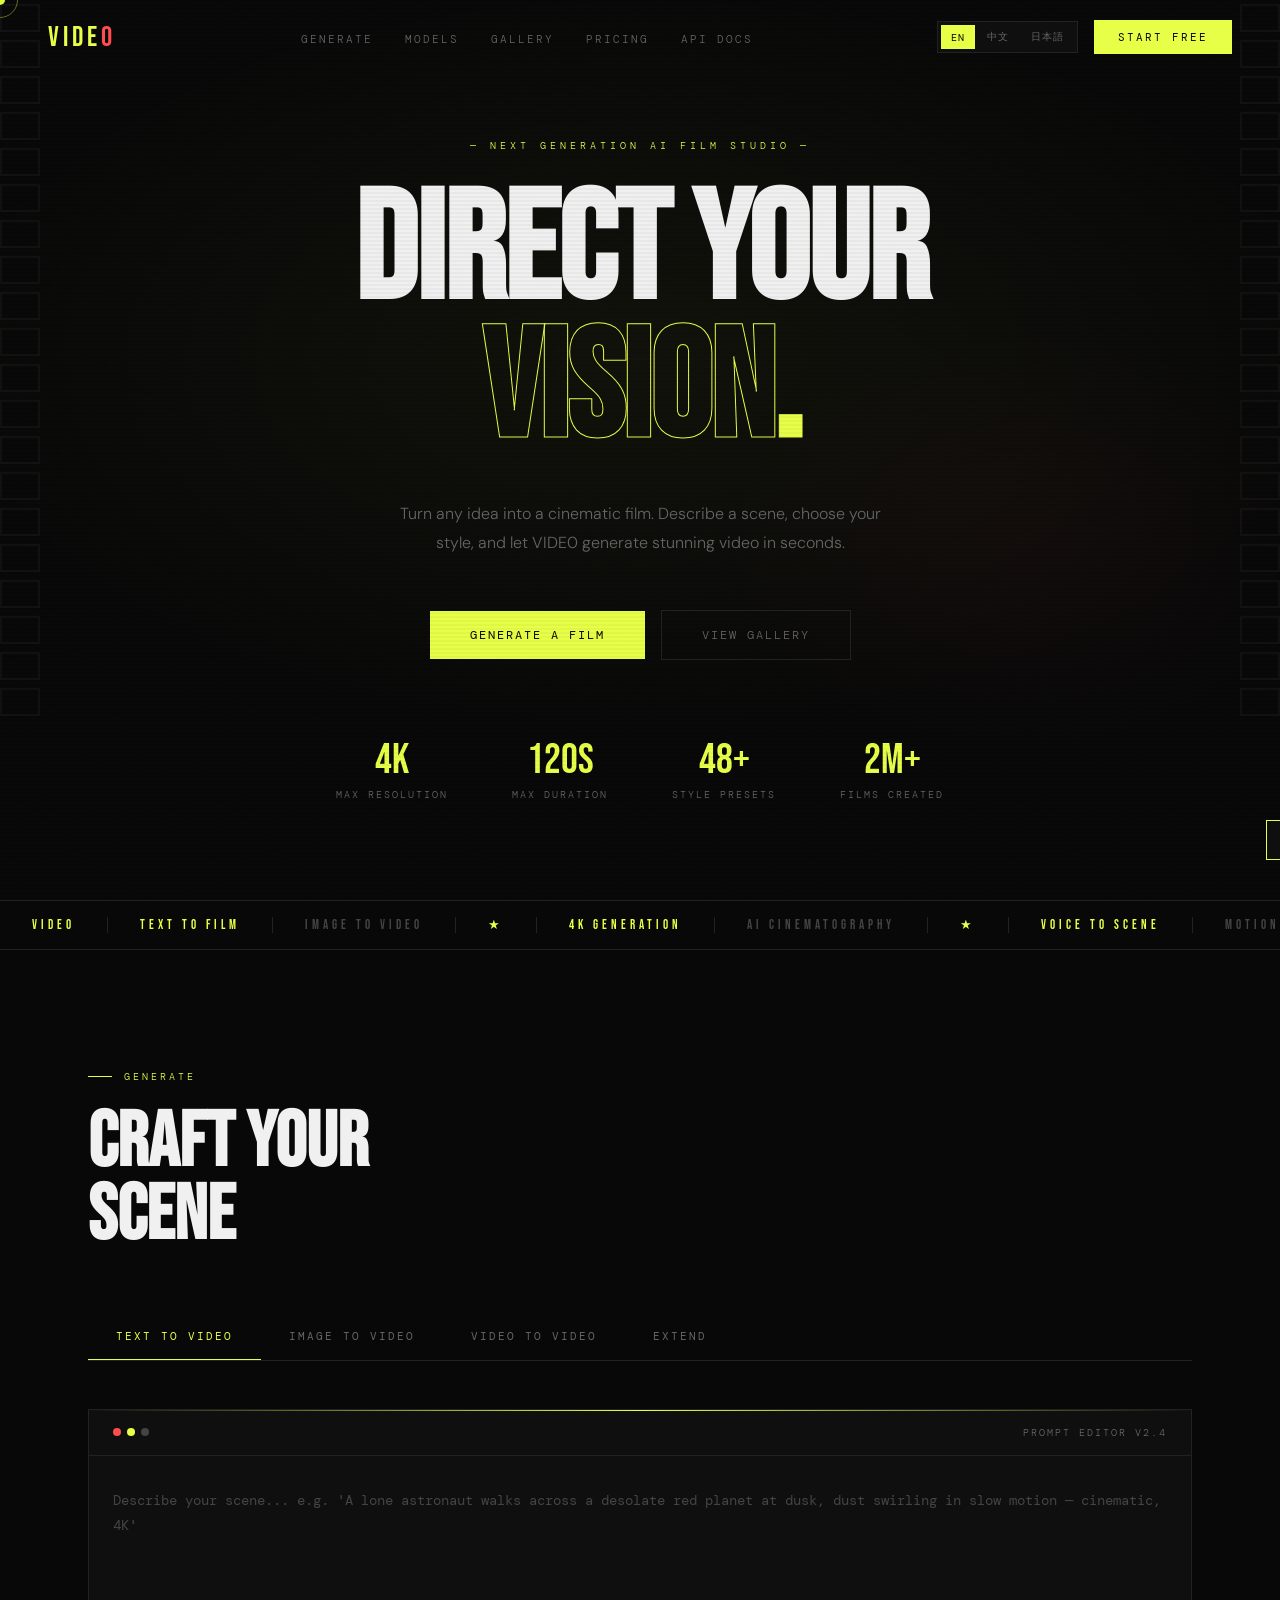
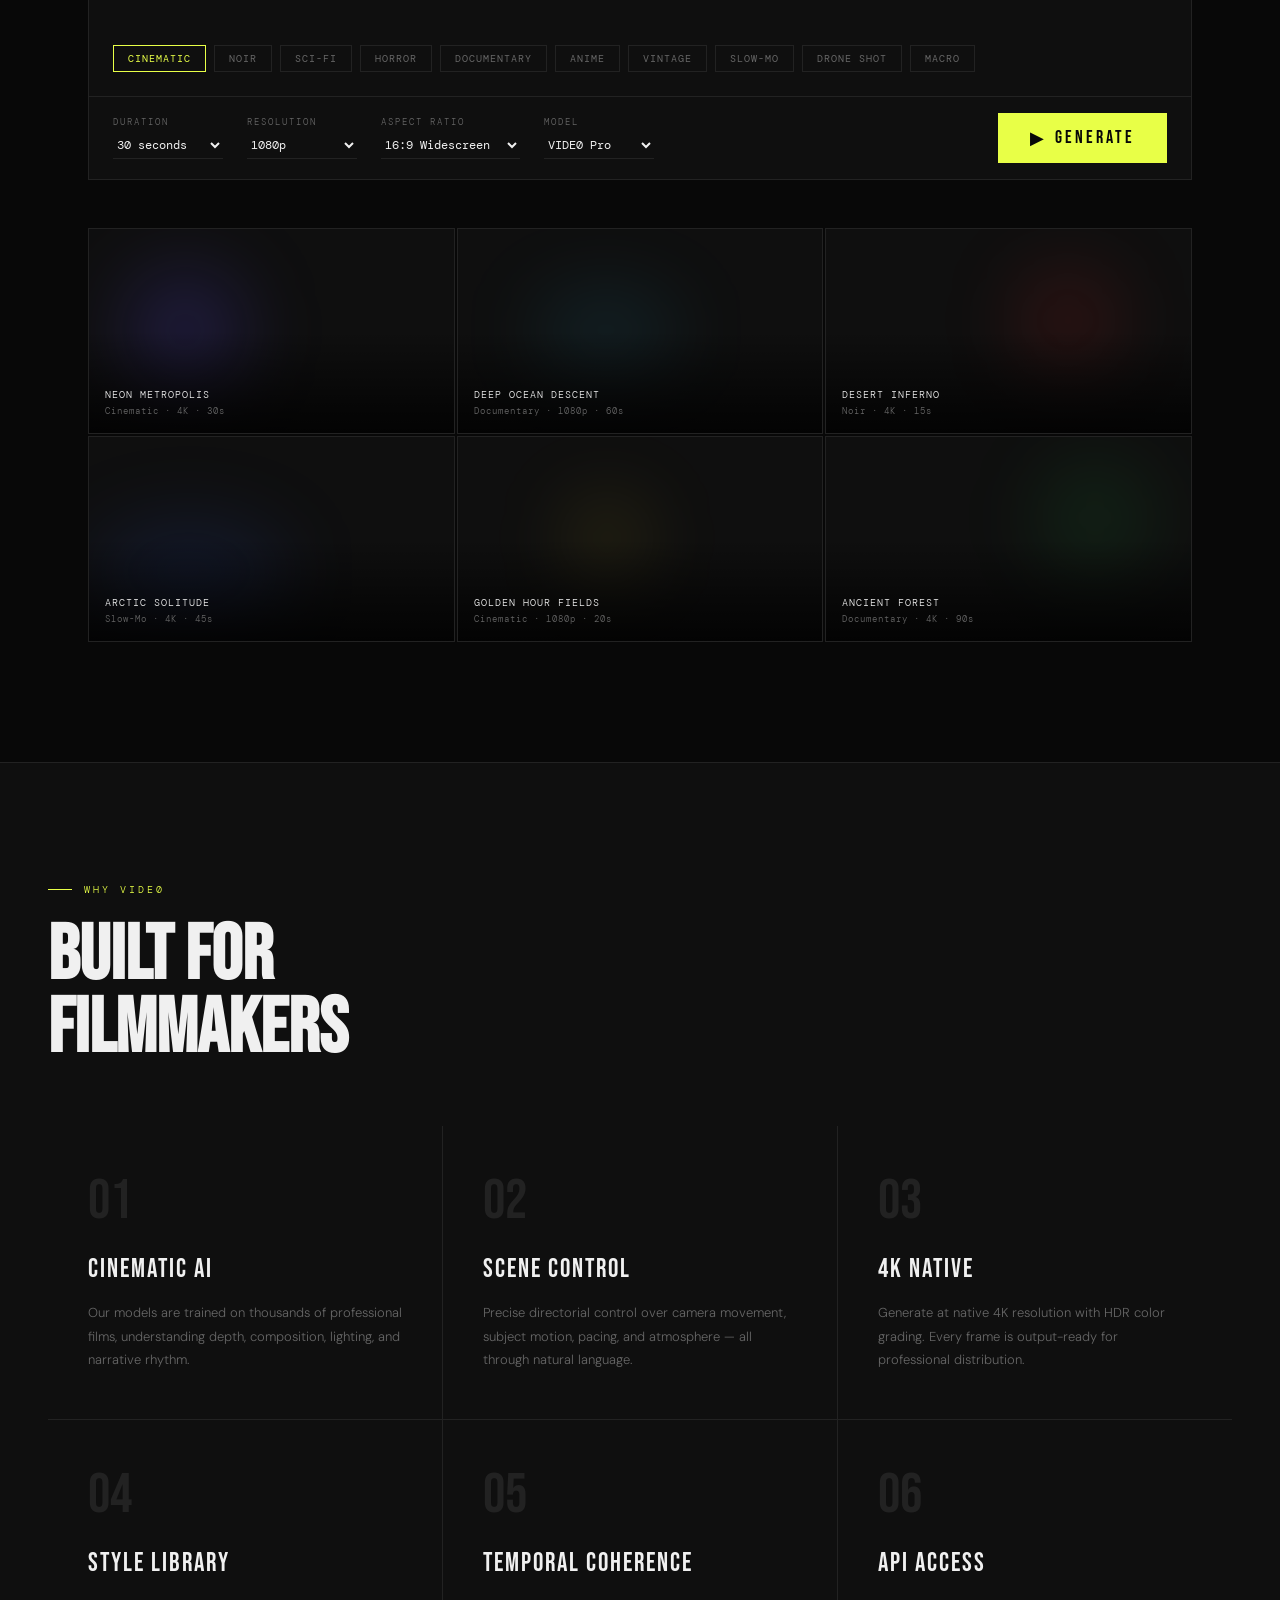
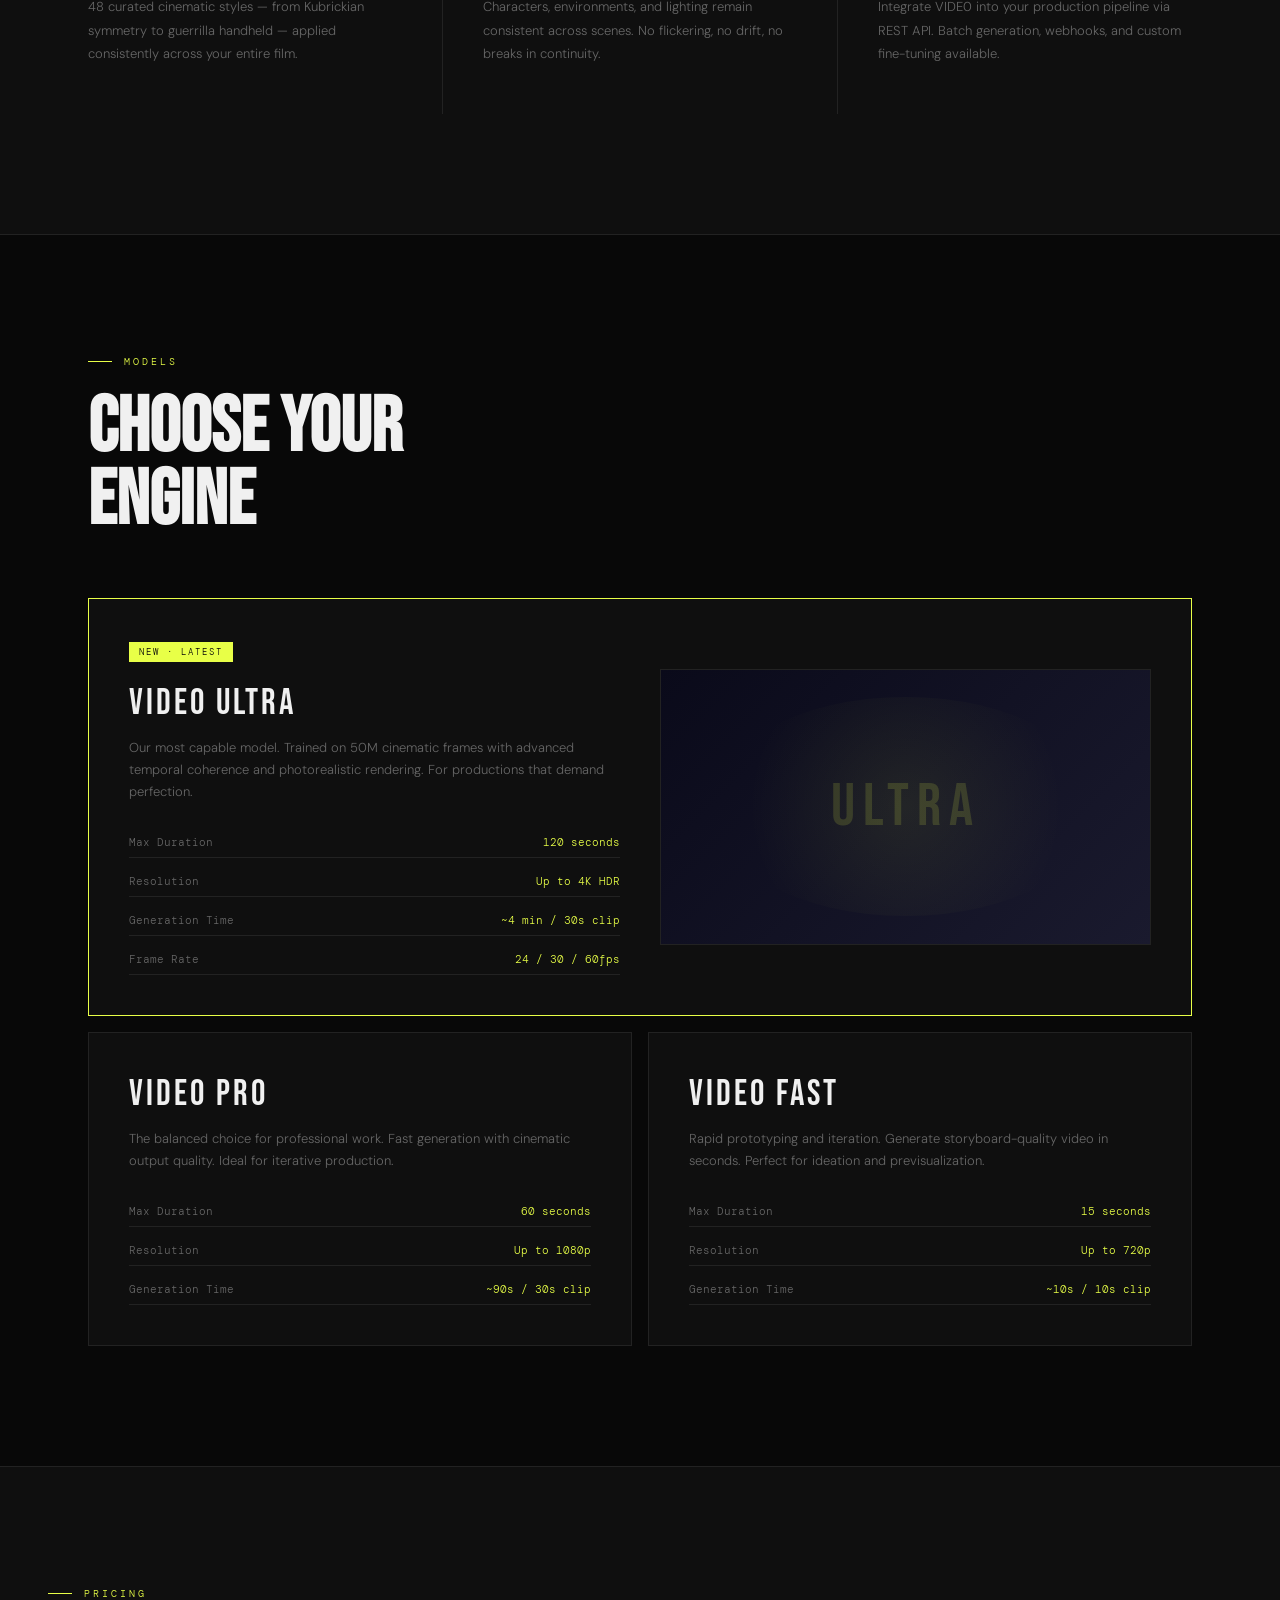
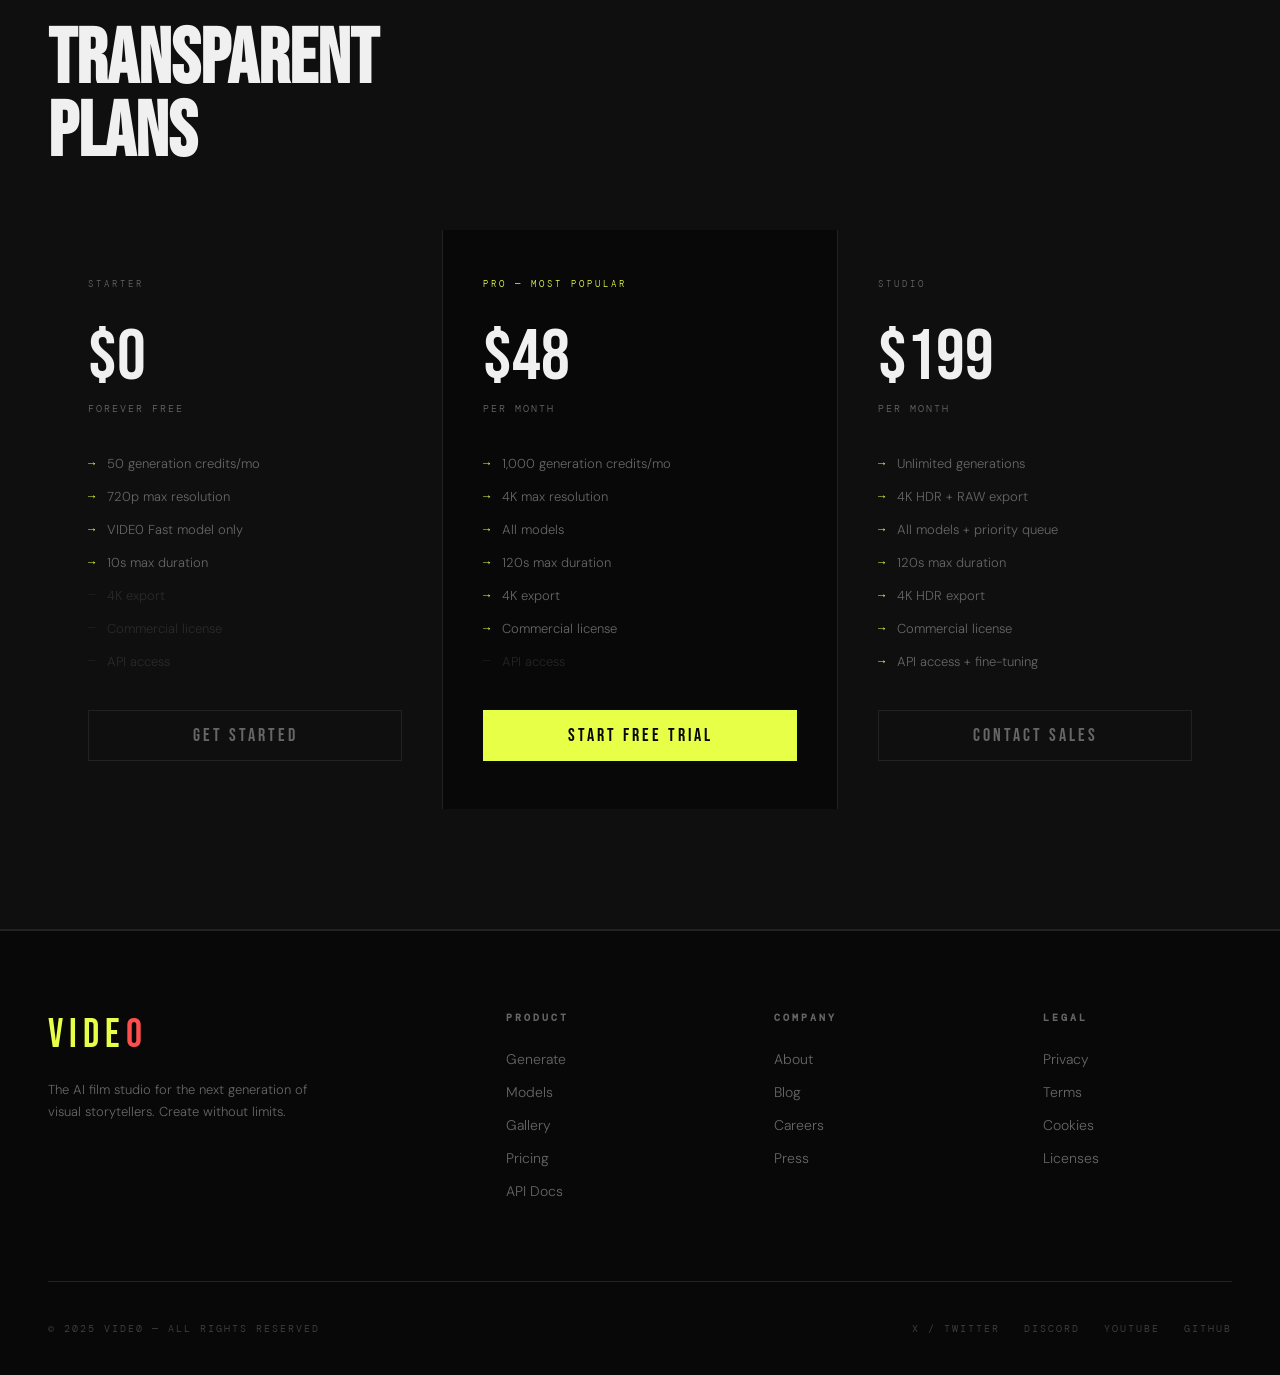
<file: vide0_1.html>
<!DOCTYPE html>
<html lang="en">
<head>
<meta charset="UTF-8">
<meta name="viewport" content="width=device-width, initial-scale=1.0">
<title>VIDE0 — AI Film Studio</title>
<link href="https://fonts.googleapis.com/css2?family=Bebas+Neue&family=DM+Mono:ital,wght@0,300;0,400;1,300&family=DM+Sans:wght@300;400;500&family=Noto+Sans+JP:wght@300;400&family=Noto+Sans+SC:wght@300;400&display=swap" rel="stylesheet">
<style>
  :root {
    --bg:#080808;--surface:#0f0f0f;--surface2:#161616;--border:#222;
    --accent:#e8ff47;--accent2:#ff4d4d;--text:#f0f0f0;--muted:#666;--muted2:#444;--film:#1a1a1a;
  }
  *{margin:0;padding:0;box-sizing:border-box;}
  html{scroll-behavior:smooth;}
  body{background:var(--bg);color:var(--text);font-family:'DM Sans','Noto Sans SC','Noto Sans JP',sans-serif;font-weight:300;overflow-x:hidden;cursor:none;}
  .cursor{width:10px;height:10px;background:var(--accent);border-radius:50%;position:fixed;pointer-events:none;z-index:9999;transform:translate(-50%,-50%);mix-blend-mode:difference;}
  .cursor-ring{width:36px;height:36px;border:1px solid rgba(232,255,71,0.4);border-radius:50%;position:fixed;pointer-events:none;z-index:9998;transform:translate(-50%,-50%);transition:left .15s ease,top .15s ease;}
  body::before{content:'';position:fixed;inset:0;background-image:url("data:image/svg+xml,%3Csvg viewBox='0 0 256 256' xmlns='http://www.w3.org/2000/svg'%3E%3Cfilter id='noise'%3E%3CfeTurbulence type='fractalNoise' baseFrequency='0.9' numOctaves='4' stitchTiles='stitch'/%3E%3C/filter%3E%3Crect width='100%25' height='100%25' filter='url(%23noise)' opacity='0.04'/%3E%3C/svg%3E");background-size:200px 200px;pointer-events:none;z-index:100;opacity:.4;}
  body::after{content:'';position:fixed;inset:0;background:repeating-linear-gradient(0deg,transparent,transparent 2px,rgba(0,0,0,.03) 2px,rgba(0,0,0,.03) 4px);pointer-events:none;z-index:99;}

  /* NAV */
  nav{position:fixed;top:0;left:0;right:0;z-index:500;display:flex;align-items:center;justify-content:space-between;padding:20px 48px;border-bottom:1px solid transparent;transition:border-color .3s,background .3s;}
  nav.scrolled{border-color:var(--border);background:rgba(8,8,8,.95);backdrop-filter:blur(20px);}
  .nav-logo{font-family:'Bebas Neue',sans-serif;font-size:28px;letter-spacing:4px;color:var(--accent);text-decoration:none;}
  .nav-logo span{color:var(--accent2);}
  .nav-links{display:flex;gap:32px;list-style:none;}
  .nav-links a{font-family:'DM Mono',monospace;font-size:11px;letter-spacing:2px;text-transform:uppercase;color:var(--muted);text-decoration:none;transition:color .2s;}
  .nav-links a:hover{color:var(--text);}
  .nav-right{display:flex;align-items:center;gap:16px;}
  .lang-switcher{display:flex;gap:2px;background:var(--surface);border:1px solid var(--border);padding:3px;}
  .lang-btn{font-family:'DM Mono',monospace;font-size:10px;letter-spacing:1px;color:var(--muted);background:transparent;border:none;padding:5px 10px;cursor:none;transition:all .2s;}
  .lang-btn.active{background:var(--accent);color:var(--bg);}
  .lang-btn:hover:not(.active){color:var(--text);}
  .nav-cta{font-family:'DM Mono',monospace;font-size:11px;letter-spacing:2px;text-transform:uppercase;color:var(--bg);background:var(--accent);border:none;padding:10px 24px;cursor:none;transition:background .2s,transform .2s;white-space:nowrap;}
  .nav-cta:hover{background:#fff;transform:translateY(-1px);}

  /* HERO */
  .hero{min-height:100vh;display:flex;flex-direction:column;align-items:center;justify-content:center;position:relative;padding:120px 48px 80px;overflow:hidden;}
  .hero-bg{position:absolute;inset:0;background:radial-gradient(ellipse 80% 60% at 50% 40%,rgba(232,255,71,.04) 0%,transparent 70%),radial-gradient(ellipse 40% 40% at 80% 60%,rgba(255,77,77,.03) 0%,transparent 60%);}
  .filmstrip{position:absolute;left:0;top:0;bottom:0;width:40px;display:flex;flex-direction:column;overflow:hidden;opacity:.15;}
  .filmstrip-right{right:0;left:auto;}
  .film-hole{width:40px;height:28px;background:var(--bg);border:2px solid var(--muted2);flex-shrink:0;margin:4px 0;}
  .hero-eyebrow{font-family:'DM Mono',monospace;font-size:10px;letter-spacing:4px;text-transform:uppercase;color:var(--accent);margin-bottom:32px;opacity:0;animation:fadeUp .8s .2s forwards;}
  .hero-title{font-family:'Bebas Neue',sans-serif;font-size:clamp(70px,12vw,180px);line-height:.9;text-align:center;letter-spacing:-2px;opacity:0;animation:fadeUp .8s .4s forwards;}
  .hero-title .line1{display:block;color:var(--text);}
  .hero-title .line2{display:block;color:transparent;-webkit-text-stroke:1px var(--accent);}
  .hero-title .accent{color:var(--accent);}
  .hero-sub{margin-top:40px;font-size:16px;color:var(--muted);text-align:center;max-width:520px;line-height:1.8;opacity:0;animation:fadeUp .8s .6s forwards;}
  .hero-actions{margin-top:52px;display:flex;gap:16px;align-items:center;opacity:0;animation:fadeUp .8s .8s forwards;}
  .btn-primary{background:var(--accent);color:var(--bg);border:none;padding:16px 40px;font-family:'DM Mono',monospace;font-size:12px;letter-spacing:2px;text-transform:uppercase;cursor:none;transition:all .2s;position:relative;overflow:hidden;white-space:nowrap;}
  .btn-primary::after{content:'';position:absolute;inset:0;background:rgba(255,255,255,.2);transform:translateX(-100%);transition:transform .3s;}
  .btn-primary:hover::after{transform:translateX(0);}
  .btn-ghost{background:transparent;color:var(--muted);border:1px solid var(--border);padding:16px 40px;font-family:'DM Mono',monospace;font-size:12px;letter-spacing:2px;text-transform:uppercase;cursor:none;transition:all .2s;text-decoration:none;display:inline-block;white-space:nowrap;}
  .btn-ghost:hover{color:var(--text);border-color:var(--muted2);}
  .hero-stats{margin-top:80px;display:flex;gap:64px;opacity:0;animation:fadeUp .8s 1s forwards;}
  .stat{text-align:center;}
  .stat-num{font-family:'Bebas Neue',sans-serif;font-size:42px;color:var(--accent);line-height:1;}
  .stat-label{font-family:'DM Mono',monospace;font-size:10px;letter-spacing:2px;color:var(--muted);margin-top:6px;text-transform:uppercase;}

  /* MARQUEE */
  .marquee-section{border-top:1px solid var(--border);border-bottom:1px solid var(--border);padding:16px 0;overflow:hidden;}
  .marquee-track{display:flex;white-space:nowrap;animation:marquee 30s linear infinite;}
  .marquee-item{font-family:'Bebas Neue',sans-serif;font-size:13px;letter-spacing:4px;color:var(--muted2);padding:0 32px;border-right:1px solid var(--border);}
  .marquee-item.acc{color:var(--accent);}
  @keyframes marquee{from{transform:translateX(0)}to{transform:translateX(-50%)}}

  /* GENERATE */
  .generate-section{padding:120px 48px;max-width:1200px;margin:0 auto;}
  .section-tag{font-family:'DM Mono',monospace;font-size:10px;letter-spacing:3px;text-transform:uppercase;color:var(--accent);margin-bottom:24px;display:flex;align-items:center;gap:12px;}
  .section-tag::before{content:'';display:block;width:24px;height:1px;background:var(--accent);}
  .section-title{font-family:'Bebas Neue',sans-serif;font-size:clamp(48px,6vw,80px);line-height:.95;margin-bottom:60px;}
  .prompt-container{background:var(--surface);border:1px solid var(--border);position:relative;overflow:hidden;}
  .prompt-container::before{content:'';position:absolute;top:0;left:0;right:0;height:1px;background:linear-gradient(90deg,transparent,var(--accent),transparent);}
  .prompt-header{display:flex;align-items:center;justify-content:space-between;padding:16px 24px;border-bottom:1px solid var(--border);}
  .prompt-dots{display:flex;gap:6px;}
  .dot{width:8px;height:8px;border-radius:50%;background:var(--muted2);}
  .dot.red{background:var(--accent2);}
  .dot.yellow{background:var(--accent);}
  .prompt-label{font-family:'DM Mono',monospace;font-size:10px;letter-spacing:2px;color:var(--muted);text-transform:uppercase;}
  .prompt-body{padding:32px 24px;}
  .prompt-input{width:100%;background:transparent;border:none;outline:none;color:var(--text);font-family:'DM Mono',monospace;font-size:14px;line-height:1.8;resize:none;min-height:120px;caret-color:var(--accent);}
  .prompt-input::placeholder{color:var(--muted2);}
  .prompt-options{padding:0 24px 24px;display:flex;flex-wrap:wrap;gap:8px;}
  .option-chip{font-family:'DM Mono',monospace;font-size:10px;letter-spacing:1px;text-transform:uppercase;color:var(--muted);border:1px solid var(--border);padding:6px 14px;background:transparent;cursor:none;transition:all .2s;}
  .option-chip:hover,.option-chip.active{color:var(--accent);border-color:var(--accent);}
  .prompt-footer{padding:16px 24px;border-top:1px solid var(--border);display:flex;align-items:center;justify-content:space-between;flex-wrap:wrap;gap:16px;}
  .prompt-settings{display:flex;gap:24px;flex-wrap:wrap;}
  .setting-item{display:flex;flex-direction:column;gap:4px;}
  .setting-label{font-family:'DM Mono',monospace;font-size:9px;letter-spacing:2px;color:var(--muted);text-transform:uppercase;}
  .setting-select{background:transparent;border:none;border-bottom:1px solid var(--border);color:var(--text);font-family:'DM Mono',monospace;font-size:12px;padding:4px 0;cursor:none;outline:none;min-width:110px;}
  .setting-select option{background:var(--surface2);}
  .generate-btn{background:var(--accent);color:var(--bg);border:none;padding:14px 32px;font-family:'Bebas Neue',sans-serif;font-size:18px;letter-spacing:3px;cursor:none;transition:all .2s;display:flex;align-items:center;gap:8px;white-space:nowrap;}
  .generate-btn:hover{background:#fff;transform:translateY(-1px);}
  .loading-bar{height:2px;background:var(--border);position:relative;overflow:hidden;display:none;}
  .loading-bar.active{display:block;}
  .loading-progress{position:absolute;top:0;left:-100%;width:100%;height:100%;background:linear-gradient(90deg,transparent,var(--accent),transparent);animation:loadBar 1.5s ease-in-out infinite;}
  @keyframes loadBar{from{left:-100%}to{left:100%}}

  /* TABS */
  .tab-nav{display:flex;border-bottom:1px solid var(--border);margin-bottom:48px;overflow-x:auto;}
  .tab-btn{font-family:'DM Mono',monospace;font-size:11px;letter-spacing:2px;text-transform:uppercase;color:var(--muted);background:transparent;border:none;border-bottom:2px solid transparent;padding:16px 28px;cursor:none;transition:all .2s;margin-bottom:-1px;white-space:nowrap;}
  .tab-btn:hover{color:var(--text);}
  .tab-btn.active{color:var(--accent);border-bottom-color:var(--accent);}
  .tab-panel{display:none;}
  .tab-panel.active{display:block;}

  /* Upload zone */
  .upload-zone{border:1px dashed var(--border);padding:60px;text-align:center;cursor:none;transition:border-color .2s;}
  .upload-zone:hover{border-color:var(--muted2);}
  .upload-title{font-family:'Bebas Neue',sans-serif;font-size:22px;letter-spacing:3px;color:var(--muted2);margin-bottom:8px;}
  .upload-sub{font-family:'DM Mono',monospace;font-size:10px;letter-spacing:2px;color:var(--muted2);}

  input[type=range]{-webkit-appearance:none;background:var(--border);height:2px;outline:none;cursor:none;width:120px;}
  input[type=range]::-webkit-slider-thumb{-webkit-appearance:none;width:12px;height:12px;background:var(--accent);border-radius:50%;}

  /* GALLERY */
  .preview-grid{display:grid;grid-template-columns:repeat(3,1fr);gap:2px;margin-top:48px;}
  .preview-card{aspect-ratio:16/9;background:var(--surface);border:1px solid var(--border);position:relative;overflow:hidden;cursor:none;transition:border-color .3s;}
  .preview-card:hover{border-color:var(--accent);}
  .preview-overlay{position:absolute;inset:0;background:linear-gradient(to top,rgba(0,0,0,.8) 0%,transparent 50%);}
  .preview-info{position:absolute;bottom:0;left:0;right:0;padding:16px;}
  .preview-title{font-family:'DM Mono',monospace;font-size:10px;letter-spacing:1px;color:var(--text);text-transform:uppercase;margin-bottom:4px;}
  .preview-meta{font-family:'DM Mono',monospace;font-size:9px;color:var(--muted);letter-spacing:1px;}
  .preview-play{position:absolute;top:50%;left:50%;transform:translate(-50%,-50%);width:40px;height:40px;border:1px solid rgba(255,255,255,.3);border-radius:50%;display:flex;align-items:center;justify-content:center;opacity:0;transition:opacity .3s;background:rgba(0,0,0,.5);}
  .preview-card:hover .preview-play{opacity:1;}
  .thumb-1{background:linear-gradient(135deg,#1a0a2e 0%,#16213e 50%,#0f3460 100%);}
  .thumb-2{background:linear-gradient(135deg,#0d0d0d 0%,#1a1a2e 50%,#16213e 100%);}
  .thumb-3{background:linear-gradient(135deg,#2d1515 0%,#1a0505 50%,#0d0d0d 100%);}
  .thumb-4{background:linear-gradient(135deg,#0a1628 0%,#152744 50%,#1e3a5f 100%);}
  .thumb-5{background:linear-gradient(135deg,#1a1a0a 0%,#2a2a10 50%,#1a150a 100%);}
  .thumb-6{background:linear-gradient(135deg,#0d1a0d 0%,#152a15 50%,#0a1a0a 100%);}
  .scene-shape{position:absolute;border-radius:50%;filter:blur(40px);}

  /* FEATURES */
  .features-section{padding:120px 48px;background:var(--surface);border-top:1px solid var(--border);border-bottom:1px solid var(--border);}
  .features-inner{max-width:1200px;margin:0 auto;}
  .features-grid{display:grid;grid-template-columns:repeat(3,1fr);gap:1px;background:var(--border);margin-top:60px;}
  .feature-card{background:var(--surface);padding:48px 40px;position:relative;overflow:hidden;transition:background .3s;}
  .feature-card::before{content:'';position:absolute;top:0;left:0;right:0;height:2px;background:var(--accent);transform:scaleX(0);transform-origin:left;transition:transform .3s;}
  .feature-card:hover::before{transform:scaleX(1);}
  .feature-card:hover{background:var(--surface2);}
  .feature-num{font-family:'Bebas Neue',sans-serif;font-size:56px;color:var(--border);line-height:1;margin-bottom:24px;transition:color .3s;}
  .feature-card:hover .feature-num{color:var(--accent);opacity:.3;}
  .feature-title{font-family:'Bebas Neue',sans-serif;font-size:26px;letter-spacing:2px;margin-bottom:16px;}
  .feature-desc{font-size:13px;color:var(--muted);line-height:1.8;}

  /* MODELS */
  .models-section{padding:120px 48px;max-width:1200px;margin:0 auto;}
  .models-grid{display:grid;grid-template-columns:repeat(2,1fr);gap:16px;margin-top:60px;}
  .model-card{background:var(--surface);border:1px solid var(--border);padding:40px;position:relative;cursor:none;transition:border-color .3s;overflow:hidden;}
  .model-card:hover{border-color:var(--accent);}
  .model-card.featured{border-color:var(--accent);grid-column:span 2;display:grid;grid-template-columns:1fr 1fr;gap:40px;align-items:center;}
  .model-badge{font-family:'DM Mono',monospace;font-size:9px;letter-spacing:2px;text-transform:uppercase;color:var(--bg);background:var(--accent);padding:4px 10px;display:inline-block;margin-bottom:20px;}
  .model-name{font-family:'Bebas Neue',sans-serif;font-size:36px;letter-spacing:3px;margin-bottom:12px;}
  .model-desc{font-size:13px;color:var(--muted);line-height:1.7;margin-bottom:24px;}
  .model-specs{display:flex;flex-direction:column;gap:8px;}
  .model-spec{display:flex;justify-content:space-between;font-family:'DM Mono',monospace;font-size:11px;padding:8px 0;border-bottom:1px solid var(--border);}
  .spec-key{color:var(--muted);}
  .spec-val{color:var(--accent);}
  .model-preview{aspect-ratio:16/9;background:var(--film);border:1px solid var(--border);position:relative;overflow:hidden;display:flex;align-items:center;justify-content:center;}
  .model-preview-bg{position:absolute;inset:0;background:linear-gradient(135deg,#0a0a1a 0%,#1a1a2e 100%);}
  .model-preview-glow{position:absolute;width:80%;height:80%;border-radius:50%;background:radial-gradient(circle,rgba(232,255,71,.08) 0%,transparent 70%);}
  .model-preview-text{font-family:'Bebas Neue',sans-serif;font-size:60px;letter-spacing:8px;color:rgba(232,255,71,.15);position:relative;z-index:2;}

  /* PRICING */
  .pricing-section{padding:120px 48px;background:var(--surface);border-top:1px solid var(--border);border-bottom:1px solid var(--border);}
  .pricing-inner{max-width:1200px;margin:0 auto;}
  .pricing-grid{display:grid;grid-template-columns:repeat(3,1fr);gap:1px;background:var(--border);margin-top:60px;}
  .pricing-card{background:var(--surface);padding:48px 40px;position:relative;}
  .pricing-card.pro{background:var(--bg);}
  .pricing-tag{font-family:'DM Mono',monospace;font-size:9px;letter-spacing:3px;text-transform:uppercase;color:var(--muted);margin-bottom:32px;display:block;}
  .pricing-tag.highlight{color:var(--accent);}
  .pricing-price{font-family:'Bebas Neue',sans-serif;font-size:72px;line-height:1;margin-bottom:8px;}
  .pricing-period{font-family:'DM Mono',monospace;font-size:10px;color:var(--muted);letter-spacing:2px;text-transform:uppercase;margin-bottom:40px;display:block;}
  .pricing-features{list-style:none;display:flex;flex-direction:column;gap:16px;margin-bottom:40px;}
  .pricing-features li{font-size:13px;color:var(--muted);display:flex;align-items:center;gap:12px;}
  .pricing-features li::before{content:'→';color:var(--accent);font-family:'DM Mono',monospace;font-size:12px;}
  .pricing-features li.inactive{opacity:.3;}
  .pricing-features li.inactive::before{color:var(--muted2);content:'—';}
  .pricing-btn{width:100%;padding:14px;font-family:'Bebas Neue',sans-serif;font-size:18px;letter-spacing:3px;cursor:none;transition:all .2s;border:1px solid var(--border);background:transparent;color:var(--muted);}
  .pricing-btn:hover{border-color:var(--text);color:var(--text);}
  .pricing-btn.cta{background:var(--accent);border-color:var(--accent);color:var(--bg);}
  .pricing-btn.cta:hover{background:#fff;border-color:#fff;}

  /* FOOTER */
  footer{padding:80px 48px 40px;border-top:1px solid var(--border);}
  .footer-inner{max-width:1200px;margin:0 auto;}
  .footer-top{display:grid;grid-template-columns:2fr 1fr 1fr 1fr;gap:80px;margin-bottom:80px;}
  .footer-brand{font-family:'Bebas Neue',sans-serif;font-size:40px;letter-spacing:6px;color:var(--accent);margin-bottom:20px;}
  .footer-brand span{color:var(--accent2);}
  .footer-tagline{font-size:13px;color:var(--muted);line-height:1.7;max-width:260px;}
  .footer-col h4{font-family:'DM Mono',monospace;font-size:10px;letter-spacing:3px;text-transform:uppercase;color:var(--muted);margin-bottom:24px;}
  .footer-links{list-style:none;display:flex;flex-direction:column;gap:12px;}
  .footer-links a{font-size:14px;color:var(--muted);text-decoration:none;transition:color .2s;cursor:none;}
  .footer-links a:hover{color:var(--text);}
  .footer-bottom{display:flex;justify-content:space-between;align-items:center;padding-top:40px;border-top:1px solid var(--border);}
  .footer-copy{font-family:'DM Mono',monospace;font-size:10px;letter-spacing:2px;color:var(--muted2);text-transform:uppercase;}
  .footer-social{display:flex;gap:24px;}
  .footer-social a{font-family:'DM Mono',monospace;font-size:10px;letter-spacing:2px;color:var(--muted2);text-decoration:none;text-transform:uppercase;transition:color .2s;cursor:none;}
  .footer-social a:hover{color:var(--accent);}

  /* NOTIF */
  .notif{position:fixed;bottom:40px;right:48px;background:var(--surface);border:1px solid var(--accent);padding:16px 24px;display:flex;align-items:center;gap:12px;z-index:600;transform:translateX(150%);transition:transform .4s cubic-bezier(.16,1,.3,1);}
  .notif.show{transform:translateX(0);}
  .notif-text{font-family:'DM Mono',monospace;font-size:11px;letter-spacing:1px;color:var(--text);}
  .notif-dot{width:6px;height:6px;background:var(--accent);border-radius:50%;flex-shrink:0;}

  @keyframes fadeUp{from{opacity:0;transform:translateY(24px)}to{opacity:1;transform:translateY(0)}}
  ::-webkit-scrollbar{width:4px;}
  ::-webkit-scrollbar-track{background:var(--bg);}
  ::-webkit-scrollbar-thumb{background:var(--border);}

  @media(max-width:900px){
    nav{padding:16px 20px;}
    .nav-links{display:none;}
    .hero{padding:100px 24px 60px;}
    .generate-section,.models-section{padding:80px 24px;}
    .features-section,.pricing-section{padding:80px 24px;}
    footer{padding:60px 24px 32px;}
    .preview-grid{grid-template-columns:1fr 1fr;}
    .features-grid,.pricing-grid{grid-template-columns:1fr;}
    .models-grid{grid-template-columns:1fr;}
    .model-card.featured{grid-column:span 1;grid-template-columns:1fr;}
    .footer-top{grid-template-columns:1fr 1fr;gap:40px;}
    .hero-stats{gap:32px;}
  }
</style>
</head>
<body>

<div class="cursor" id="cursor"></div>
<div class="cursor-ring" id="cursorRing"></div>

<nav id="navbar">
  <a href="#" class="nav-logo">VIDE<span>0</span></a>
  <ul class="nav-links">
    <li><a href="#generate" data-i18n="nav_generate"></a></li>
    <li><a href="#models" data-i18n="nav_models"></a></li>
    <li><a href="#gallery" data-i18n="nav_gallery"></a></li>
    <li><a href="#pricing" data-i18n="nav_pricing"></a></li>
    <li><a href="#" onclick="sn('notif_docs')" data-i18n="nav_docs"></a></li>
  </ul>
  <div class="nav-right">
    <div class="lang-switcher">
      <button class="lang-btn active" onclick="setLang('en')">EN</button>
      <button class="lang-btn" onclick="setLang('zh')">中文</button>
      <button class="lang-btn" onclick="setLang('ja')">日本語</button>
    </div>
    <button class="nav-cta" onclick="sn('notif_signup')" data-i18n="nav_cta"></button>
  </div>
</nav>

<!-- HERO -->
<section class="hero">
  <div class="hero-bg"></div>
  <div class="filmstrip">
    <div class="film-hole"></div><div class="film-hole"></div><div class="film-hole"></div><div class="film-hole"></div><div class="film-hole"></div><div class="film-hole"></div><div class="film-hole"></div><div class="film-hole"></div><div class="film-hole"></div><div class="film-hole"></div><div class="film-hole"></div><div class="film-hole"></div><div class="film-hole"></div><div class="film-hole"></div><div class="film-hole"></div><div class="film-hole"></div><div class="film-hole"></div><div class="film-hole"></div><div class="film-hole"></div><div class="film-hole"></div>
  </div>
  <div class="filmstrip filmstrip-right">
    <div class="film-hole"></div><div class="film-hole"></div><div class="film-hole"></div><div class="film-hole"></div><div class="film-hole"></div><div class="film-hole"></div><div class="film-hole"></div><div class="film-hole"></div><div class="film-hole"></div><div class="film-hole"></div><div class="film-hole"></div><div class="film-hole"></div><div class="film-hole"></div><div class="film-hole"></div><div class="film-hole"></div><div class="film-hole"></div><div class="film-hole"></div><div class="film-hole"></div><div class="film-hole"></div><div class="film-hole"></div>
  </div>
  <div class="hero-eyebrow" data-i18n="hero_eyebrow"></div>
  <h1 class="hero-title">
    <span class="line1" data-i18n="hero_line1"></span>
    <span class="line2" id="heroLine2"></span>
  </h1>
  <p class="hero-sub" data-i18n="hero_sub"></p>
  <div class="hero-actions">
    <button class="btn-primary" onclick="document.getElementById('generate').scrollIntoView({behavior:'smooth'})" data-i18n="hero_cta1"></button>
    <a href="#gallery" class="btn-ghost" data-i18n="hero_cta2"></a>
  </div>
  <div class="hero-stats">
    <div class="stat"><div class="stat-num">4K</div><div class="stat-label" data-i18n="stat_res"></div></div>
    <div class="stat"><div class="stat-num">120s</div><div class="stat-label" data-i18n="stat_dur"></div></div>
    <div class="stat"><div class="stat-num">48+</div><div class="stat-label" data-i18n="stat_styles"></div></div>
    <div class="stat"><div class="stat-num">2M+</div><div class="stat-label" data-i18n="stat_films"></div></div>
  </div>
</section>

<!-- MARQUEE -->
<div class="marquee-section">
  <div class="marquee-track" id="marqueeTrack"></div>
</div>

<!-- GENERATE -->
<section class="generate-section" id="generate">
  <div class="section-tag" data-i18n="sec_generate"></div>
  <h2 class="section-title" data-i18n="sec_generate_title"></h2>
  <div class="tab-nav">
    <button class="tab-btn active" onclick="switchTab(event,'t2v')" data-i18n="tab_t2v"></button>
    <button class="tab-btn" onclick="switchTab(event,'i2v')" data-i18n="tab_i2v"></button>
    <button class="tab-btn" onclick="switchTab(event,'v2v')" data-i18n="tab_v2v"></button>
    <button class="tab-btn" onclick="switchTab(event,'ext')" data-i18n="tab_ext"></button>
  </div>

  <div class="tab-panel active" id="t2v">
    <div class="prompt-container">
      <div class="prompt-header">
        <div class="prompt-dots"><div class="dot red"></div><div class="dot yellow"></div><div class="dot"></div></div>
        <span class="prompt-label" data-i18n="plabel_t2v"></span>
      </div>
      <div class="loading-bar" id="loadingBar"><div class="loading-progress"></div></div>
      <div class="prompt-body">
        <textarea class="prompt-input" id="promptInput" rows="4" data-i18n-ph="prompt_ph"></textarea>
      </div>
      <div class="prompt-options">
        <button class="option-chip active" onclick="toggleChip(this)" data-i18n="chip_cinematic"></button>
        <button class="option-chip" onclick="toggleChip(this)" data-i18n="chip_noir"></button>
        <button class="option-chip" onclick="toggleChip(this)" data-i18n="chip_scifi"></button>
        <button class="option-chip" onclick="toggleChip(this)" data-i18n="chip_horror"></button>
        <button class="option-chip" onclick="toggleChip(this)" data-i18n="chip_doc"></button>
        <button class="option-chip" onclick="toggleChip(this)" data-i18n="chip_anime"></button>
        <button class="option-chip" onclick="toggleChip(this)" data-i18n="chip_vintage"></button>
        <button class="option-chip" onclick="toggleChip(this)" data-i18n="chip_slowmo"></button>
        <button class="option-chip" onclick="toggleChip(this)" data-i18n="chip_drone"></button>
        <button class="option-chip" onclick="toggleChip(this)" data-i18n="chip_macro"></button>
      </div>
      <div class="prompt-footer">
        <div class="prompt-settings">
          <div class="setting-item"><span class="setting-label" data-i18n="set_duration"></span>
            <select class="setting-select">
              <option data-i18n="opt_5s"></option><option data-i18n="opt_10s"></option>
              <option selected data-i18n="opt_30s"></option><option data-i18n="opt_60s"></option><option data-i18n="opt_120s"></option>
            </select>
          </div>
          <div class="setting-item"><span class="setting-label" data-i18n="set_res"></span>
            <select class="setting-select"><option>720p</option><option selected>1080p</option><option>4K</option></select>
          </div>
          <div class="setting-item"><span class="setting-label" data-i18n="set_ratio"></span>
            <select class="setting-select">
              <option selected data-i18n="opt_wide"></option><option data-i18n="opt_vert"></option>
              <option data-i18n="opt_sq"></option><option data-i18n="opt_ana"></option>
            </select>
          </div>
          <div class="setting-item"><span class="setting-label" data-i18n="set_model"></span>
            <select class="setting-select"><option data-i18n="opt_fast"></option><option selected data-i18n="opt_pro"></option><option data-i18n="opt_ultra"></option></select>
          </div>
        </div>
        <button class="generate-btn" onclick="triggerGenerate()">▶ <span data-i18n="btn_generate"></span></button>
      </div>
    </div>
  </div>

  <div class="tab-panel" id="i2v">
    <div class="prompt-container">
      <div class="prompt-header">
        <div class="prompt-dots"><div class="dot red"></div><div class="dot yellow"></div><div class="dot"></div></div>
        <span class="prompt-label" data-i18n="plabel_i2v"></span>
      </div>
      <div class="prompt-body">
        <div class="upload-zone" onclick="sn('notif_upload')">
          <div class="upload-title" data-i18n="up_img_title"></div>
          <div class="upload-sub" data-i18n="up_img_sub"></div>
        </div>
        <textarea class="prompt-input" data-i18n-ph="i2v_ph" rows="2" style="margin-top:16px"></textarea>
      </div>
      <div class="prompt-footer">
        <div class="prompt-settings">
          <div class="setting-item"><span class="setting-label" data-i18n="set_motion"></span><input type="range" min="1" max="10" value="5"></div>
          <div class="setting-item"><span class="setting-label" data-i18n="set_duration"></span>
            <select class="setting-select"><option selected data-i18n="opt_5s"></option><option data-i18n="opt_10s"></option></select>
          </div>
        </div>
        <button class="generate-btn" onclick="triggerGenerate()">▶ <span data-i18n="btn_animate"></span></button>
      </div>
    </div>
  </div>

  <div class="tab-panel" id="v2v">
    <div class="prompt-container">
      <div class="prompt-header">
        <div class="prompt-dots"><div class="dot red"></div><div class="dot yellow"></div><div class="dot"></div></div>
        <span class="prompt-label" data-i18n="plabel_v2v"></span>
      </div>
      <div class="prompt-body">
        <div class="upload-zone" onclick="sn('notif_upload')">
          <div class="upload-title" data-i18n="up_vid_title"></div>
          <div class="upload-sub" data-i18n="up_vid_sub"></div>
        </div>
        <textarea class="prompt-input" data-i18n-ph="v2v_ph" rows="2" style="margin-top:16px"></textarea>
      </div>
      <div class="prompt-footer">
        <div class="prompt-settings">
          <div class="setting-item"><span class="setting-label" data-i18n="set_style_str"></span><input type="range" min="1" max="10" value="7"></div>
          <div class="setting-item"><span class="setting-label" data-i18n="set_preserve"></span><input type="range" min="1" max="10" value="8"></div>
        </div>
        <button class="generate-btn" onclick="triggerGenerate()">▶ <span data-i18n="btn_transform"></span></button>
      </div>
    </div>
  </div>

  <div class="tab-panel" id="ext">
    <div class="prompt-container">
      <div class="prompt-header">
        <div class="prompt-dots"><div class="dot red"></div><div class="dot yellow"></div><div class="dot"></div></div>
        <span class="prompt-label" data-i18n="plabel_ext"></span>
      </div>
      <div class="prompt-body">
        <div class="upload-zone" onclick="sn('notif_upload')">
          <div class="upload-title" data-i18n="up_ext_title"></div>
          <div class="upload-sub" data-i18n="up_ext_sub"></div>
        </div>
        <textarea class="prompt-input" data-i18n-ph="ext_ph" rows="2" style="margin-top:16px"></textarea>
      </div>
      <div class="prompt-footer">
        <div class="prompt-settings">
          <div class="setting-item"><span class="setting-label" data-i18n="set_extend_by"></span>
            <select class="setting-select">
              <option data-i18n="opt_p5s"></option><option selected data-i18n="opt_p10s"></option>
              <option data-i18n="opt_p30s"></option><option data-i18n="opt_p60s"></option>
            </select>
          </div>
        </div>
        <button class="generate-btn" onclick="triggerGenerate()">▶ <span data-i18n="btn_extend"></span></button>
      </div>
    </div>
  </div>

  <div class="preview-grid" id="gallery">
    <div class="preview-card" onclick="sn('notif_viewer')"><div class="thumb thumb-1"><div class="scene-shape" style="width:120px;height:120px;background:rgba(100,80,255,0.2);top:20%;left:10%"></div></div><div class="preview-overlay"></div><div class="preview-info"><div class="preview-title" data-i18n="g1_title"></div><div class="preview-meta">Cinematic · 4K · 30s</div></div><div class="preview-play">▶</div></div>
    <div class="preview-card" onclick="sn('notif_viewer')"><div class="thumb thumb-2"><div class="scene-shape" style="width:150px;height:80px;background:rgba(50,200,255,0.1);top:30%;left:20%"></div></div><div class="preview-overlay"></div><div class="preview-info"><div class="preview-title" data-i18n="g2_title"></div><div class="preview-meta">Documentary · 1080p · 60s</div></div><div class="preview-play">▶</div></div>
    <div class="preview-card" onclick="sn('notif_viewer')"><div class="thumb thumb-3"><div class="scene-shape" style="width:100px;height:100px;background:rgba(255,50,50,0.15);top:20%;right:20%"></div></div><div class="preview-overlay"></div><div class="preview-info"><div class="preview-title" data-i18n="g3_title"></div><div class="preview-meta">Noir · 4K · 15s</div></div><div class="preview-play">▶</div></div>
    <div class="preview-card" onclick="sn('notif_viewer')"><div class="thumb thumb-4"><div class="scene-shape" style="width:200px;height:100px;background:rgba(50,100,255,0.12);bottom:10%;left:0"></div></div><div class="preview-overlay"></div><div class="preview-info"><div class="preview-title" data-i18n="g4_title"></div><div class="preview-meta">Slow-Mo · 4K · 45s</div></div><div class="preview-play">▶</div></div>
    <div class="preview-card" onclick="sn('notif_viewer')"><div class="thumb thumb-5"><div class="scene-shape" style="width:80px;height:80px;background:rgba(255,220,50,0.12);top:30%;left:30%"></div></div><div class="preview-overlay"></div><div class="preview-info"><div class="preview-title" data-i18n="g5_title"></div><div class="preview-meta">Cinematic · 1080p · 20s</div></div><div class="preview-play">▶</div></div>
    <div class="preview-card" onclick="sn('notif_viewer')"><div class="thumb thumb-6"><div class="scene-shape" style="width:120px;height:120px;background:rgba(50,255,100,0.08);top:10%;right:10%"></div></div><div class="preview-overlay"></div><div class="preview-info"><div class="preview-title" data-i18n="g6_title"></div><div class="preview-meta">Documentary · 4K · 90s</div></div><div class="preview-play">▶</div></div>
  </div>
</section>

<!-- FEATURES -->
<section class="features-section">
  <div class="features-inner">
    <div class="section-tag" data-i18n="sec_features"></div>
    <h2 class="section-title" data-i18n="sec_features_title"></h2>
    <div class="features-grid">
      <div class="feature-card"><div class="feature-num">01</div><div class="feature-title" data-i18n="f1_title"></div><p class="feature-desc" data-i18n="f1_desc"></p></div>
      <div class="feature-card"><div class="feature-num">02</div><div class="feature-title" data-i18n="f2_title"></div><p class="feature-desc" data-i18n="f2_desc"></p></div>
      <div class="feature-card"><div class="feature-num">03</div><div class="feature-title" data-i18n="f3_title"></div><p class="feature-desc" data-i18n="f3_desc"></p></div>
      <div class="feature-card"><div class="feature-num">04</div><div class="feature-title" data-i18n="f4_title"></div><p class="feature-desc" data-i18n="f4_desc"></p></div>
      <div class="feature-card"><div class="feature-num">05</div><div class="feature-title" data-i18n="f5_title"></div><p class="feature-desc" data-i18n="f5_desc"></p></div>
      <div class="feature-card"><div class="feature-num">06</div><div class="feature-title" data-i18n="f6_title"></div><p class="feature-desc" data-i18n="f6_desc"></p></div>
    </div>
  </div>
</section>

<!-- MODELS -->
<section class="models-section" id="models">
  <div class="section-tag" data-i18n="sec_models"></div>
  <h2 class="section-title" data-i18n="sec_models_title"></h2>
  <div class="models-grid">
    <div class="model-card featured">
      <div>
        <div class="model-badge" data-i18n="model_badge"></div>
        <div class="model-name">VIDE0 ULTRA</div>
        <p class="model-desc" data-i18n="ultra_desc"></p>
        <div class="model-specs">
          <div class="model-spec"><span class="spec-key" data-i18n="spec_maxdur"></span><span class="spec-val">120 seconds</span></div>
          <div class="model-spec"><span class="spec-key" data-i18n="spec_res"></span><span class="spec-val">Up to 4K HDR</span></div>
          <div class="model-spec"><span class="spec-key" data-i18n="spec_gentime"></span><span class="spec-val">~4 min / 30s clip</span></div>
          <div class="model-spec"><span class="spec-key" data-i18n="spec_fps"></span><span class="spec-val">24 / 30 / 60fps</span></div>
        </div>
      </div>
      <div class="model-preview"><div class="model-preview-bg"></div><div class="model-preview-glow"></div><div class="model-preview-text">ULTRA</div></div>
    </div>
    <div class="model-card">
      <div class="model-name">VIDE0 PRO</div>
      <p class="model-desc" data-i18n="pro_desc"></p>
      <div class="model-specs">
        <div class="model-spec"><span class="spec-key" data-i18n="spec_maxdur"></span><span class="spec-val">60 seconds</span></div>
        <div class="model-spec"><span class="spec-key" data-i18n="spec_res"></span><span class="spec-val">Up to 1080p</span></div>
        <div class="model-spec"><span class="spec-key" data-i18n="spec_gentime"></span><span class="spec-val">~90s / 30s clip</span></div>
      </div>
    </div>
    <div class="model-card">
      <div class="model-name">VIDE0 FAST</div>
      <p class="model-desc" data-i18n="fast_desc"></p>
      <div class="model-specs">
        <div class="model-spec"><span class="spec-key" data-i18n="spec_maxdur"></span><span class="spec-val">15 seconds</span></div>
        <div class="model-spec"><span class="spec-key" data-i18n="spec_res"></span><span class="spec-val">Up to 720p</span></div>
        <div class="model-spec"><span class="spec-key" data-i18n="spec_gentime"></span><span class="spec-val">~10s / 10s clip</span></div>
      </div>
    </div>
  </div>
</section>

<!-- PRICING -->
<section class="pricing-section" id="pricing">
  <div class="pricing-inner">
    <div class="section-tag" data-i18n="sec_pricing"></div>
    <h2 class="section-title" data-i18n="sec_pricing_title"></h2>
    <div class="pricing-grid">
      <div class="pricing-card">
        <span class="pricing-tag" data-i18n="plan_starter"></span>
        <div class="pricing-price">$0</div>
        <span class="pricing-period" data-i18n="plan_free"></span>
        <ul class="pricing-features">
          <li data-i18n="pf1_1"></li><li data-i18n="pf1_2"></li><li data-i18n="pf1_3"></li><li data-i18n="pf1_4"></li>
          <li class="inactive" data-i18n="pf_4k"></li><li class="inactive" data-i18n="pf_commercial"></li><li class="inactive" data-i18n="pf_api"></li>
        </ul>
        <button class="pricing-btn" onclick="sn('notif_signup')" data-i18n="btn_getstarted"></button>
      </div>
      <div class="pricing-card pro">
        <span class="pricing-tag highlight" data-i18n="plan_pro_label"></span>
        <div class="pricing-price">$48</div>
        <span class="pricing-period" data-i18n="plan_month"></span>
        <ul class="pricing-features">
          <li data-i18n="pf2_1"></li><li data-i18n="pf2_2"></li><li data-i18n="pf2_3"></li><li data-i18n="pf2_4"></li>
          <li data-i18n="pf_4k"></li><li data-i18n="pf_commercial"></li><li class="inactive" data-i18n="pf_api"></li>
        </ul>
        <button class="pricing-btn cta" onclick="sn('notif_trial')" data-i18n="btn_trial"></button>
      </div>
      <div class="pricing-card">
        <span class="pricing-tag" data-i18n="plan_studio"></span>
        <div class="pricing-price">$199</div>
        <span class="pricing-period" data-i18n="plan_month"></span>
        <ul class="pricing-features">
          <li data-i18n="pf3_1"></li><li data-i18n="pf3_2"></li><li data-i18n="pf3_3"></li><li data-i18n="pf3_4"></li>
          <li data-i18n="pf3_5"></li><li data-i18n="pf_commercial"></li><li data-i18n="pf3_6"></li>
        </ul>
        <button class="pricing-btn" onclick="sn('notif_sales')" data-i18n="btn_sales"></button>
      </div>
    </div>
  </div>
</section>

<!-- FOOTER -->
<footer>
  <div class="footer-inner">
    <div class="footer-top">
      <div>
        <div class="footer-brand">VIDE<span>0</span></div>
        <p class="footer-tagline" data-i18n="footer_tagline"></p>
      </div>
      <div class="footer-col">
        <h4 data-i18n="footer_product"></h4>
        <ul class="footer-links">
          <li><a href="#generate" data-i18n="nav_generate"></a></li>
          <li><a href="#models" data-i18n="nav_models"></a></li>
          <li><a href="#gallery" data-i18n="nav_gallery"></a></li>
          <li><a href="#pricing" data-i18n="nav_pricing"></a></li>
          <li><a href="#" onclick="sn('notif_docs')" data-i18n="nav_docs"></a></li>
        </ul>
      </div>
      <div class="footer-col">
        <h4 data-i18n="footer_company"></h4>
        <ul class="footer-links">
          <li><a href="#" onclick="sn('notif_about')" data-i18n="footer_about"></a></li>
          <li><a href="#" onclick="sn('notif_blog')" data-i18n="footer_blog"></a></li>
          <li><a href="#" onclick="sn('notif_careers')" data-i18n="footer_careers"></a></li>
          <li><a href="#" onclick="sn('notif_press')" data-i18n="footer_press"></a></li>
        </ul>
      </div>
      <div class="footer-col">
        <h4 data-i18n="footer_legal"></h4>
        <ul class="footer-links">
          <li><a href="#" onclick="sn('notif_legal')" data-i18n="footer_privacy"></a></li>
          <li><a href="#" onclick="sn('notif_legal')" data-i18n="footer_terms"></a></li>
          <li><a href="#" onclick="sn('notif_legal')" data-i18n="footer_cookies"></a></li>
          <li><a href="#" onclick="sn('notif_legal')" data-i18n="footer_licenses"></a></li>
        </ul>
      </div>
    </div>
    <div class="footer-bottom">
      <div class="footer-copy" data-i18n="footer_copy"></div>
      <div class="footer-social">
        <a href="#" onclick="showNotif('X / Twitter')">X / Twitter</a>
        <a href="#" onclick="showNotif('Discord')">Discord</a>
        <a href="#" onclick="showNotif('YouTube')">YouTube</a>
        <a href="#" onclick="showNotif('GitHub')">GitHub</a>
      </div>
    </div>
  </div>
</footer>

<div class="notif" id="notif">
  <div class="notif-dot"></div>
  <span class="notif-text" id="notifText"></span>
</div>

<script>
// ── TRANSLATIONS ──────────────────────────────────────────────────────────────
const i18n = {
en:{
  nav_generate:"Generate",nav_models:"Models",nav_gallery:"Gallery",nav_pricing:"Pricing",nav_docs:"API Docs",nav_cta:"Start Free",
  hero_eyebrow:"— Next Generation AI Film Studio —",
  hero_line1:"DIRECT YOUR",hero_line2:"VISION.",
  hero_sub:"Turn any idea into a cinematic film. Describe a scene, choose your style, and let VIDE0 generate stunning video in seconds.",
  hero_cta1:"Generate a Film",hero_cta2:"View Gallery",
  stat_res:"Max Resolution",stat_dur:"Max Duration",stat_styles:"Style Presets",stat_films:"Films Created",
  mq1:"Text to Film",mq2:"Image to Video",mq3:"4K Generation",mq4:"AI Cinematography",mq5:"Voice to Scene",mq6:"Motion Control",mq7:"Style Transfer",
  sec_generate:"Generate",sec_generate_title:"CRAFT YOUR\nSCENE",
  tab_t2v:"Text to Video",tab_i2v:"Image to Video",tab_v2v:"Video to Video",tab_ext:"Extend",
  plabel_t2v:"Prompt Editor v2.4",plabel_i2v:"Image → Video",plabel_v2v:"Video → Video Style Transfer",plabel_ext:"Video Extender",
  prompt_ph:"Describe your scene... e.g. 'A lone astronaut walks across a desolate red planet at dusk, dust swirling in slow motion — cinematic, 4K'",
  i2v_ph:"Describe the motion... e.g. 'camera slowly pushes in, light flickering'",
  v2v_ph:"Describe the target style... e.g. 'Wes Anderson film, pastel colors, symmetrical composition'",
  ext_ph:"Describe what happens next... e.g. 'the camera pulls back to reveal the entire city'",
  chip_cinematic:"Cinematic",chip_noir:"Noir",chip_scifi:"Sci-Fi",chip_horror:"Horror",chip_doc:"Documentary",chip_anime:"Anime",chip_vintage:"Vintage",chip_slowmo:"Slow-Mo",chip_drone:"Drone Shot",chip_macro:"Macro",
  set_duration:"Duration",set_res:"Resolution",set_ratio:"Aspect Ratio",set_model:"Model",set_motion:"Motion Strength",set_style_str:"Style Strength",set_preserve:"Preserve Structure",set_extend_by:"Extend by",
  opt_5s:"5 seconds",opt_10s:"10 seconds",opt_30s:"30 seconds",opt_60s:"60 seconds",opt_120s:"120 seconds",
  opt_wide:"16:9 Widescreen",opt_vert:"9:16 Vertical",opt_sq:"1:1 Square",opt_ana:"2.39:1 Anamorphic",
  opt_fast:"VIDE0 Fast",opt_pro:"VIDE0 Pro",opt_ultra:"VIDE0 Ultra",
  opt_p5s:"+5 seconds",opt_p10s:"+10 seconds",opt_p30s:"+30 seconds",opt_p60s:"+60 seconds",
  btn_generate:"Generate",btn_animate:"Animate",btn_transform:"Transform",btn_extend:"Extend",
  up_img_title:"DROP IMAGE HERE",up_img_sub:"PNG, JPG, WEBP — max 20MB",
  up_vid_title:"DROP VIDEO HERE",up_vid_sub:"MP4, MOV, WEBM — max 200MB",
  up_ext_title:"UPLOAD BASE VIDEO",up_ext_sub:"We'll seamlessly continue the scene",
  g1_title:"Neon Metropolis",g2_title:"Deep Ocean Descent",g3_title:"Desert Inferno",g4_title:"Arctic Solitude",g5_title:"Golden Hour Fields",g6_title:"Ancient Forest",
  sec_features:"Why VIDE0",sec_features_title:"BUILT FOR\nFILMMAKERS",
  f1_title:"Cinematic AI",f1_desc:"Our models are trained on thousands of professional films, understanding depth, composition, lighting, and narrative rhythm.",
  f2_title:"Scene Control",f2_desc:"Precise directorial control over camera movement, subject motion, pacing, and atmosphere — all through natural language.",
  f3_title:"4K Native",f3_desc:"Generate at native 4K resolution with HDR color grading. Every frame is output-ready for professional distribution.",
  f4_title:"Style Library",f4_desc:"48 curated cinematic styles — from Kubrickian symmetry to guerrilla handheld — applied consistently across your entire film.",
  f5_title:"Temporal Coherence",f5_desc:"Characters, environments, and lighting remain consistent across scenes. No flickering, no drift, no breaks in continuity.",
  f6_title:"API Access",f6_desc:"Integrate VIDE0 into your production pipeline via REST API. Batch generation, webhooks, and custom fine-tuning available.",
  sec_models:"Models",sec_models_title:"CHOOSE YOUR\nENGINE",
  model_badge:"New · Latest",
  ultra_desc:"Our most capable model. Trained on 50M cinematic frames with advanced temporal coherence and photorealistic rendering. For productions that demand perfection.",
  pro_desc:"The balanced choice for professional work. Fast generation with cinematic output quality. Ideal for iterative production.",
  fast_desc:"Rapid prototyping and iteration. Generate storyboard-quality video in seconds. Perfect for ideation and previsualization.",
  spec_maxdur:"Max Duration",spec_res:"Resolution",spec_gentime:"Generation Time",spec_fps:"Frame Rate",
  sec_pricing:"Pricing",sec_pricing_title:"TRANSPARENT\nPLANS",
  plan_starter:"Starter",plan_free:"forever free",plan_month:"per month",plan_pro_label:"Pro — Most Popular",plan_studio:"Studio",
  pf1_1:"50 generation credits/mo",pf1_2:"720p max resolution",pf1_3:"VIDE0 Fast model only",pf1_4:"10s max duration",
  pf_4k:"4K export",pf_commercial:"Commercial license",pf_api:"API access",
  pf2_1:"1,000 generation credits/mo",pf2_2:"4K max resolution",pf2_3:"All models",pf2_4:"120s max duration",
  pf3_1:"Unlimited generations",pf3_2:"4K HDR + RAW export",pf3_3:"All models + priority queue",pf3_4:"120s max duration",pf3_5:"4K HDR export",pf3_6:"API access + fine-tuning",
  btn_getstarted:"Get Started",btn_trial:"Start Free Trial",btn_sales:"Contact Sales",
  footer_tagline:"The AI film studio for the next generation of visual storytellers. Create without limits.",
  footer_product:"Product",footer_company:"Company",footer_legal:"Legal",
  footer_about:"About",footer_blog:"Blog",footer_careers:"Careers",footer_press:"Press",
  footer_privacy:"Privacy",footer_terms:"Terms",footer_cookies:"Cookies",footer_licenses:"Licenses",
  footer_copy:"© 2025 VIDE0 — All rights reserved",
  notif_signup:"Redirecting to signup...",notif_docs:"Opening docs...",notif_upload:"Upload feature coming soon",notif_viewer:"Opening full viewer...",notif_trial:"Starting Pro trial...",notif_sales:"Contacting sales...",notif_about:"Opening about...",notif_blog:"Opening blog...",notif_careers:"Opening careers...",notif_press:"Opening press...",notif_legal:"Opening page...",notif_generating:"Generating your film...",notif_ready:"✦ Film ready — click to view",
  lang_changed:"Switched to English"
},
zh:{
  nav_generate:"生成",nav_models:"模型",nav_gallery:"作品库",nav_pricing:"定价",nav_docs:"API 文档",nav_cta:"免费开始",
  hero_eyebrow:"— 下一代 AI 电影制作平台 —",
  hero_line1:"导演你的",hero_line2:"视觉世界.",
  hero_sub:"将任何想法变成电影级视频。描述场景，选择风格，VIDE0 在几秒内生成震撼影像。",
  hero_cta1:"生成影片",hero_cta2:"浏览作品库",
  stat_res:"最高分辨率",stat_dur:"最长时长",stat_styles:"风格预设",stat_films:"已创建影片",
  mq1:"文字转影片",mq2:"图片转视频",mq3:"4K 生成",mq4:"AI 摄影技术",mq5:"声音转场景",mq6:"动作控制",mq7:"风格迁移",
  sec_generate:"生成",sec_generate_title:"创作你的\n场景",
  tab_t2v:"文字转视频",tab_i2v:"图片转视频",tab_v2v:"视频转视频",tab_ext:"延伸视频",
  plabel_t2v:"提示词编辑器 v2.4",plabel_i2v:"图片 → 视频",plabel_v2v:"视频 → 视频 风格迁移",plabel_ext:"视频延伸器",
  prompt_ph:"描述你的场景……例如：'一名宇航员在暮色中独自穿越荒芜红色星球，尘埃以慢动作旋转，背对垂死的太阳——电影风格，4K'",
  i2v_ph:"描述动态效果……例如：'镜头缓慢推进，灯光忽明忽暗'",
  v2v_ph:"描述目标风格……例如：'韦斯·安德森电影，马卡龙色调，对称构图'",
  ext_ph:"描述接下来发生的事……例如：'镜头拉远，整个城市映入眼帘'",
  chip_cinematic:"电影风",chip_noir:"黑色电影",chip_scifi:"科幻",chip_horror:"恐怖",chip_doc:"纪录片",chip_anime:"动漫",chip_vintage:"复古",chip_slowmo:"慢动作",chip_drone:"航拍",chip_macro:"微距",
  set_duration:"时长",set_res:"分辨率",set_ratio:"画面比例",set_model:"模型",set_motion:"动态强度",set_style_str:"风格强度",set_preserve:"结构保留",set_extend_by:"延伸时长",
  opt_5s:"5 秒",opt_10s:"10 秒",opt_30s:"30 秒",opt_60s:"60 秒",opt_120s:"120 秒",
  opt_wide:"16:9 宽屏",opt_vert:"9:16 竖屏",opt_sq:"1:1 方形",opt_ana:"2.39:1 变形宽银幕",
  opt_fast:"VIDE0 快速",opt_pro:"VIDE0 专业",opt_ultra:"VIDE0 极致",
  opt_p5s:"+5 秒",opt_p10s:"+10 秒",opt_p30s:"+30 秒",opt_p60s:"+60 秒",
  btn_generate:"生成",btn_animate:"动画化",btn_transform:"风格转换",btn_extend:"延伸",
  up_img_title:"将图片拖放至此",up_img_sub:"支持 PNG、JPG、WEBP — 最大 20MB",
  up_vid_title:"将视频拖放至此",up_vid_sub:"支持 MP4、MOV、WEBM — 最大 200MB",
  up_ext_title:"上传基础视频",up_ext_sub:"我们将无缝延续你的场景",
  g1_title:"霓虹大都市",g2_title:"深海下降",g3_title:"沙漠烈火",g4_title:"北极孤寂",g5_title:"黄金时刻",g6_title:"远古森林",
  sec_features:"为何选择 VIDE0",sec_features_title:"专为\n电影人打造",
  f1_title:"电影级 AI",f1_desc:"我们的模型在数千部专业影片上训练，深度理解景深、构图、光影和叙事节奏。",
  f2_title:"场景控制",f2_desc:"通过自然语言精确控制镜头运动、主体动态、节奏和氛围，实现导演级把控。",
  f3_title:"原生 4K",f3_desc:"以原生 4K 分辨率生成，搭配 HDR 调色，每一帧都达到专业发行标准。",
  f4_title:"风格库",f4_desc:"48 种精选电影风格——从库布里克式对称到游击手持——在整部影片中保持一致。",
  f5_title:"时序一致性",f5_desc:"人物、环境和光影在场景间保持连贯，无闪烁、无漂移、无连续性断裂。",
  f6_title:"API 接入",f6_desc:"通过 REST API 将 VIDE0 集成到你的制作流程，支持批量生成、Webhook 和自定义微调。",
  sec_models:"模型",sec_models_title:"选择你的\n引擎",
  model_badge:"新 · 最新版",
  ultra_desc:"我们最强大的模型，在 5000 万电影帧上训练，具备高级时序一致性和照片级真实渲染。专为追求完美的制作而生。",
  pro_desc:"专业工作的均衡之选，生成速度快且具备电影级输出质量，非常适合迭代制作流程。",
  fast_desc:"快速原型和迭代，几秒内生成分镜质量视频，非常适合创意构思和预可视化。",
  spec_maxdur:"最长时长",spec_res:"分辨率",spec_gentime:"生成时间",spec_fps:"帧率",
  sec_pricing:"定价",sec_pricing_title:"透明\n定价方案",
  plan_starter:"入门版",plan_free:"永久免费",plan_month:"每月",plan_pro_label:"专业版 — 最受欢迎",plan_studio:"工作室版",
  pf1_1:"每月 50 次生成额度",pf1_2:"最高 720p 分辨率",pf1_3:"仅限 VIDE0 快速模型",pf1_4:"最长 10 秒",
  pf_4k:"4K 导出",pf_commercial:"商业授权",pf_api:"API 访问",
  pf2_1:"每月 1,000 次生成额度",pf2_2:"最高 4K 分辨率",pf2_3:"全部模型",pf2_4:"最长 120 秒",
  pf3_1:"无限次生成",pf3_2:"4K HDR + RAW 导出",pf3_3:"全部模型 + 优先队列",pf3_4:"最长 120 秒",pf3_5:"4K HDR 导出",pf3_6:"API 访问 + 微调",
  btn_getstarted:"立即开始",btn_trial:"开始免费试用",btn_sales:"联系销售",
  footer_tagline:"为下一代视觉讲述者打造的 AI 电影工作室。无限创作。",
  footer_product:"产品",footer_company:"公司",footer_legal:"法律",
  footer_about:"关于我们",footer_blog:"博客",footer_careers:"招聘",footer_press:"新闻",
  footer_privacy:"隐私政策",footer_terms:"服务条款",footer_cookies:"Cookie 政策",footer_licenses:"许可证",
  footer_copy:"© 2025 VIDE0 — 保留所有权利",
  notif_signup:"正在跳转注册...",notif_docs:"正在打开文档...",notif_upload:"上传功能即将推出",notif_viewer:"正在打开播放器...",notif_trial:"开始专业版试用...",notif_sales:"正在联系销售...",notif_about:"打开关于页面...",notif_blog:"打开博客...",notif_careers:"打开招聘页面...",notif_press:"打开新闻页面...",notif_legal:"打开页面...",notif_generating:"正在生成你的影片...",notif_ready:"✦ 影片已就绪 — 点击查看",
  lang_changed:"已切换至中文"
},
ja:{
  nav_generate:"生成",nav_models:"モデル",nav_gallery:"ギャラリー",nav_pricing:"料金",nav_docs:"API ドキュメント",nav_cta:"無料で始める",
  hero_eyebrow:"— 次世代 AI フィルムスタジオ —",
  hero_line1:"あなたの",hero_line2:"ビジョンを監督せよ.",
  hero_sub:"あらゆるアイデアを映画級の映像に。シーンを言葉で描写し、スタイルを選んで、VIDE0 が数秒で圧倒的な映像を生成します。",
  hero_cta1:"映像を生成する",hero_cta2:"ギャラリーを見る",
  stat_res:"最大解像度",stat_dur:"最大尺",stat_styles:"スタイルプリセット",stat_films:"作成済み映像",
  mq1:"テキストから映像",mq2:"画像から動画",mq3:"4K 生成",mq4:"AI シネマトグラフィ",mq5:"音声からシーン",mq6:"モーション制御",mq7:"スタイル転送",
  sec_generate:"生成",sec_generate_title:"シーンを\n作り上げる",
  tab_t2v:"テキストから動画",tab_i2v:"画像から動画",tab_v2v:"動画から動画",tab_ext:"動画を延長",
  plabel_t2v:"プロンプトエディター v2.4",plabel_i2v:"画像 → 動画",plabel_v2v:"動画 → 動画 スタイル転送",plabel_ext:"動画延長ツール",
  prompt_ph:"シーンを説明してください……例：「宇宙飛行士が夕暮れの荒涼とした赤い惑星を一人で歩き、砂塵がスローモーションで舞い上がる——シネマティック、4K」",
  i2v_ph:"モーションを説明……例：「カメラがゆっくりと押し込み、光が揺らめく」",
  v2v_ph:"目標スタイルを説明……例：「ウェス・アンダーソン作品、パステルカラー、シンメトリカルな構図」",
  ext_ph:"続きを説明……例：「カメラが引いて街全体が映し出される」",
  chip_cinematic:"シネマティック",chip_noir:"ノワール",chip_scifi:"SF",chip_horror:"ホラー",chip_doc:"ドキュメンタリー",chip_anime:"アニメ",chip_vintage:"ヴィンテージ",chip_slowmo:"スローモーション",chip_drone:"ドローン撮影",chip_macro:"マクロ",
  set_duration:"尺",set_res:"解像度",set_ratio:"アスペクト比",set_model:"モデル",set_motion:"モーション強度",set_style_str:"スタイル強度",set_preserve:"構造の保持",set_extend_by:"延長時間",
  opt_5s:"5 秒",opt_10s:"10 秒",opt_30s:"30 秒",opt_60s:"60 秒",opt_120s:"120 秒",
  opt_wide:"16:9 ワイドスクリーン",opt_vert:"9:16 縦向き",opt_sq:"1:1 スクエア",opt_ana:"2.39:1 アナモルフィック",
  opt_fast:"VIDE0 ファスト",opt_pro:"VIDE0 プロ",opt_ultra:"VIDE0 ウルトラ",
  opt_p5s:"+5 秒",opt_p10s:"+10 秒",opt_p30s:"+30 秒",opt_p60s:"+60 秒",
  btn_generate:"生成",btn_animate:"アニメート",btn_transform:"変換",btn_extend:"延長",
  up_img_title:"画像をここにドロップ",up_img_sub:"PNG、JPG、WEBP — 最大 20MB",
  up_vid_title:"動画をここにドロップ",up_vid_sub:"MP4、MOV、WEBM — 最大 200MB",
  up_ext_title:"ベース動画をアップロード",up_ext_sub:"シーンをシームレスに続けます",
  g1_title:"ネオン都市",g2_title:"深海降下",g3_title:"砂漠の業火",g4_title:"北極の孤独",g5_title:"黄金の光の中で",g6_title:"古代の森",
  sec_features:"VIDE0 を選ぶ理由",sec_features_title:"映像作家のために\n設計された",
  f1_title:"シネマティック AI",f1_desc:"数千本のプロ映画で訓練されたモデルが、奥行き・構図・照明・物語のリズムを理解します。",
  f2_title:"シーンコントロール",f2_desc:"カメラ動作・被写体のモーション・テンポ・雰囲気を自然言語で精密にコントロール。",
  f3_title:"ネイティブ 4K",f3_desc:"HDR カラーグレーディングを加えたネイティブ 4K で生成。すべてのフレームがプロ配信に対応しています。",
  f4_title:"スタイルライブラリ",f4_desc:"キューブリック的シンメトリからゲリラハンドヘルドまで 48 種類の映画スタイルを一貫して適用。",
  f5_title:"時間的一貫性",f5_desc:"キャラクター・環境・照明がシーンをまたいで保持されます。ちらつきやドリフトなし。",
  f6_title:"API アクセス",f6_desc:"REST API で VIDE0 をプロダクションパイプラインに統合。バッチ生成・Webhook・ファインチューニングに対応。",
  sec_models:"モデル",sec_models_title:"エンジンを\n選択してください",
  model_badge:"新機能 · 最新版",
  ultra_desc:"最も強力なモデル。5,000 万枚の映画フレームで訓練し、高度な時間的一貫性と写実的レンダリングを実現。",
  pro_desc:"プロフェッショナルな作業のバランスの取れた選択。シネマティックな出力品質を備えた高速生成。",
  fast_desc:"素早いプロトタイピングと反復作業。数秒でストーリーボード品質の動画を生成。",
  spec_maxdur:"最大尺",spec_res:"解像度",spec_gentime:"生成時間",spec_fps:"フレームレート",
  sec_pricing:"料金",sec_pricing_title:"透明な\n料金プラン",
  plan_starter:"スターター",plan_free:"永久無料",plan_month:"月額",plan_pro_label:"プロ — 最も人気",plan_studio:"スタジオ",
  pf1_1:"月 50 生成クレジット",pf1_2:"最大 720p 解像度",pf1_3:"VIDE0 ファストモデルのみ",pf1_4:"最大 10 秒",
  pf_4k:"4K エクスポート",pf_commercial:"商業利用ライセンス",pf_api:"API アクセス",
  pf2_1:"月 1,000 生成クレジット",pf2_2:"最大 4K 解像度",pf2_3:"全モデル対応",pf2_4:"最大 120 秒",
  pf3_1:"無制限の生成",pf3_2:"4K HDR + RAW エクスポート",pf3_3:"全モデル + 優先キュー",pf3_4:"最大 120 秒",pf3_5:"4K HDR エクスポート",pf3_6:"API アクセス + ファインチューニング",
  btn_getstarted:"始める",btn_trial:"無料トライアル開始",btn_sales:"営業に問い合わせ",
  footer_tagline:"次世代のビジュアルストーリーテラーのための AI フィルムスタジオ。限界なく創造せよ。",
  footer_product:"プロダクト",footer_company:"会社",footer_legal:"法的情報",
  footer_about:"会社概要",footer_blog:"ブログ",footer_careers:"採用情報",footer_press:"プレス",
  footer_privacy:"プライバシー",footer_terms:"利用規約",footer_cookies:"Cookie ポリシー",footer_licenses:"ライセンス",
  footer_copy:"© 2025 VIDE0 — 全著作権所有",
  notif_signup:"登録ページへ移動中...",notif_docs:"ドキュメントを開いています...",notif_upload:"アップロード機能は近日公開予定",notif_viewer:"ビューアーを開いています...",notif_trial:"プロトライアルを開始中...",notif_sales:"営業に連絡中...",notif_about:"会社概要を開いています...",notif_blog:"ブログを開いています...",notif_careers:"採用情報を開いています...",notif_press:"プレスページを開いています...",notif_legal:"ページを開いています...",notif_generating:"映像を生成中...",notif_ready:"✦ 映像の準備完了 — クリックして視聴",
  lang_changed:"日本語に切り替えました"
}};

let lang = 'en';
const t = k => (i18n[lang][k] || i18n.en[k] || k);

function buildMarquee() {
  const keys = ['mq1','mq2','mq3','mq4','mq5','mq6','mq7'];
  let html = '';
  for (let r=0;r<2;r++) {
    html += `<span class="marquee-item acc">VIDE0</span>`;
    keys.forEach((k,i) => {
      html += `<span class="marquee-item${i%2===0?' acc':''}" data-mq="${k}">${t(k)}</span>`;
      if (i%2!==0) html += `<span class="marquee-item acc">★</span>`;
    });
  }
  document.getElementById('marqueeTrack').innerHTML = html;
}

function applyLang() {
  document.documentElement.lang = lang==='zh'?'zh-CN':lang==='ja'?'ja':'en';
  document.body.style.fontFamily = lang==='ja'?"'DM Sans','Noto Sans JP',sans-serif":lang==='zh'?"'DM Sans','Noto Sans SC',sans-serif":"'DM Sans',sans-serif";

  document.querySelectorAll('[data-i18n]').forEach(el => {
    const k = el.getAttribute('data-i18n');
    const v = t(k);
    if (v.includes('\n')) { el.innerHTML = v.replace(/\n/g,'<br>'); }
    else { el.textContent = v; }
  });

  // Hero line2 special: keep accent span
  const hl2 = document.getElementById('heroLine2');
  const raw = t('hero_line2');
  const dot = raw.slice(-1);
  hl2.innerHTML = raw.slice(0,-1) + `<span class="accent">${dot}</span>`;

  document.querySelectorAll('[data-i18n-ph]').forEach(el => {
    el.placeholder = t(el.getAttribute('data-i18n-ph'));
  });

  buildMarquee();
}

function setLang(l) {
  lang = l;
  document.querySelectorAll('.lang-btn').forEach(b => {
    b.classList.toggle('active', (l==='en'&&b.textContent==='EN')||(l==='zh'&&b.textContent==='中文')||(l==='ja'&&b.textContent==='日本語'));
  });
  applyLang();
  showNotif(t('lang_changed'));
}

function sn(key) { showNotif(t(key)); }

// Cursor
const cursor = document.getElementById('cursor');
const ring = document.getElementById('cursorRing');
let mx=0,my=0,rx=0,ry=0;
document.addEventListener('mousemove', e => { mx=e.clientX; my=e.clientY; cursor.style.left=mx+'px'; cursor.style.top=my+'px'; });
(function loop(){ rx+=(mx-rx)*.12; ry+=(my-ry)*.12; ring.style.left=rx+'px'; ring.style.top=ry+'px'; requestAnimationFrame(loop); })();

window.addEventListener('scroll', () => document.getElementById('navbar').classList.toggle('scrolled', window.scrollY>50));

function switchTab(e,id) {
  document.querySelectorAll('.tab-btn').forEach(b=>b.classList.remove('active'));
  document.querySelectorAll('.tab-panel').forEach(p=>p.classList.remove('active'));
  e.target.classList.add('active');
  document.getElementById(id).classList.add('active');
}
function toggleChip(el) { el.classList.toggle('active'); }

function triggerGenerate() {
  const bar = document.getElementById('loadingBar');
  bar.classList.add('active');
  showNotif(t('notif_generating'));
  setTimeout(()=>{ bar.classList.remove('active'); showNotif(t('notif_ready')); }, 3000);
}

let nt;
function showNotif(msg) {
  const el = document.getElementById('notif');
  document.getElementById('notifText').textContent = msg;
  el.classList.add('show');
  clearTimeout(nt);
  nt = setTimeout(()=>el.classList.remove('show'), 3000);
}

document.addEventListener('contextmenu', e=>e.preventDefault());
applyLang();
</script>
</body>
</html>
</file>
